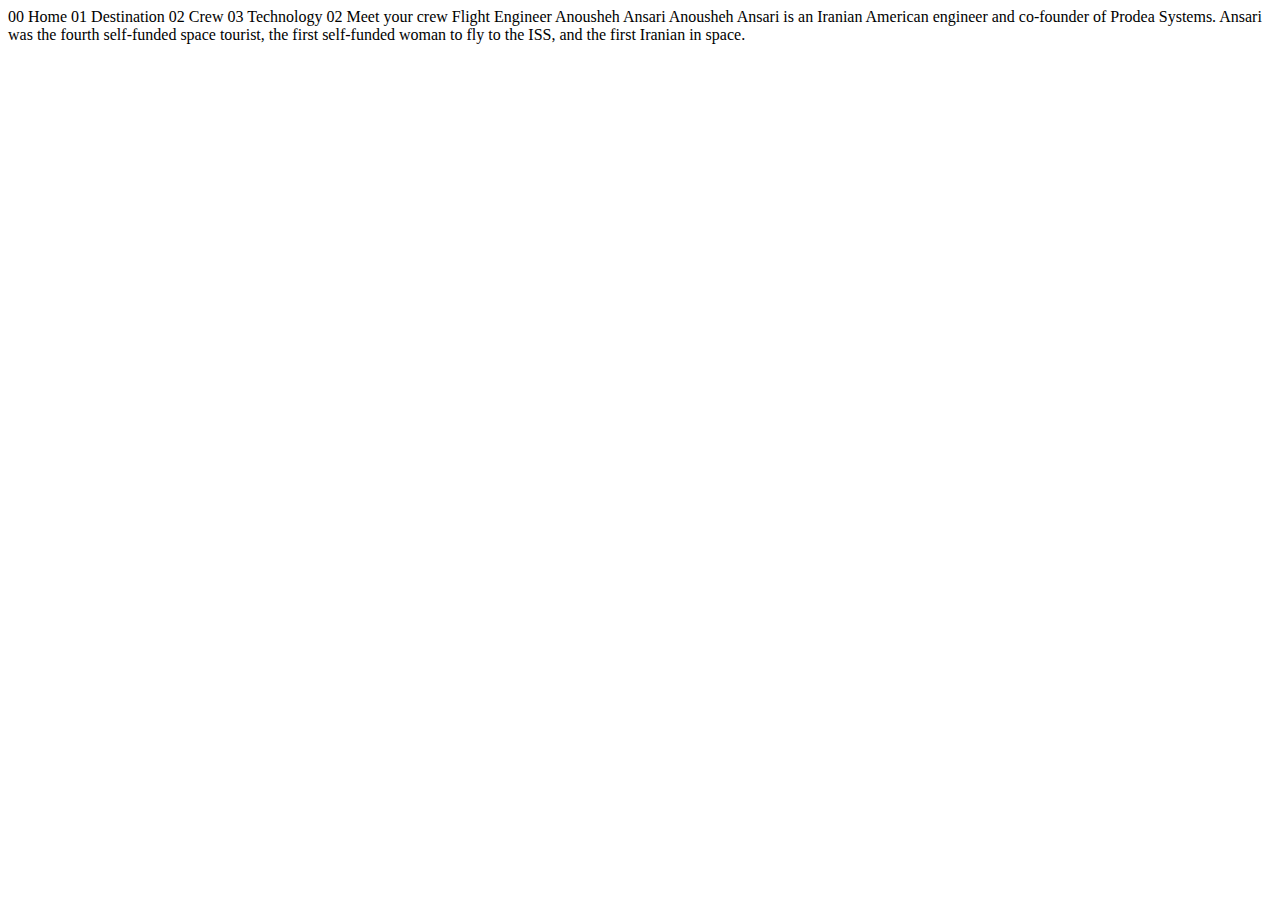
<file: SpaceTravelSite/space-tourism-website-main/starter-code/crew-engineer.html>
<!DOCTYPE html>
<html lang="en">
<head>
  <meta charset="UTF-8">
  <meta name="viewport" content="width=device-width, initial-scale=1.0">

  <link rel="icon" type="image/png" sizes="32x32" href="./assets/favicon-32x32.png">
  
  <title>Frontend Mentor | Space tourism website</title>
</head>
<body>

  00 Home
  01 Destination
  02 Crew
  03 Technology

  02 Meet your crew

  Flight Engineer
  Anousheh Ansari

  Anousheh Ansari is an Iranian American engineer and co-founder of Prodea Systems. 
  Ansari was the fourth self-funded space tourist, the first self-funded woman to 
  fly to the ISS, and the first Iranian in space. 
</body>
</html>
</file>
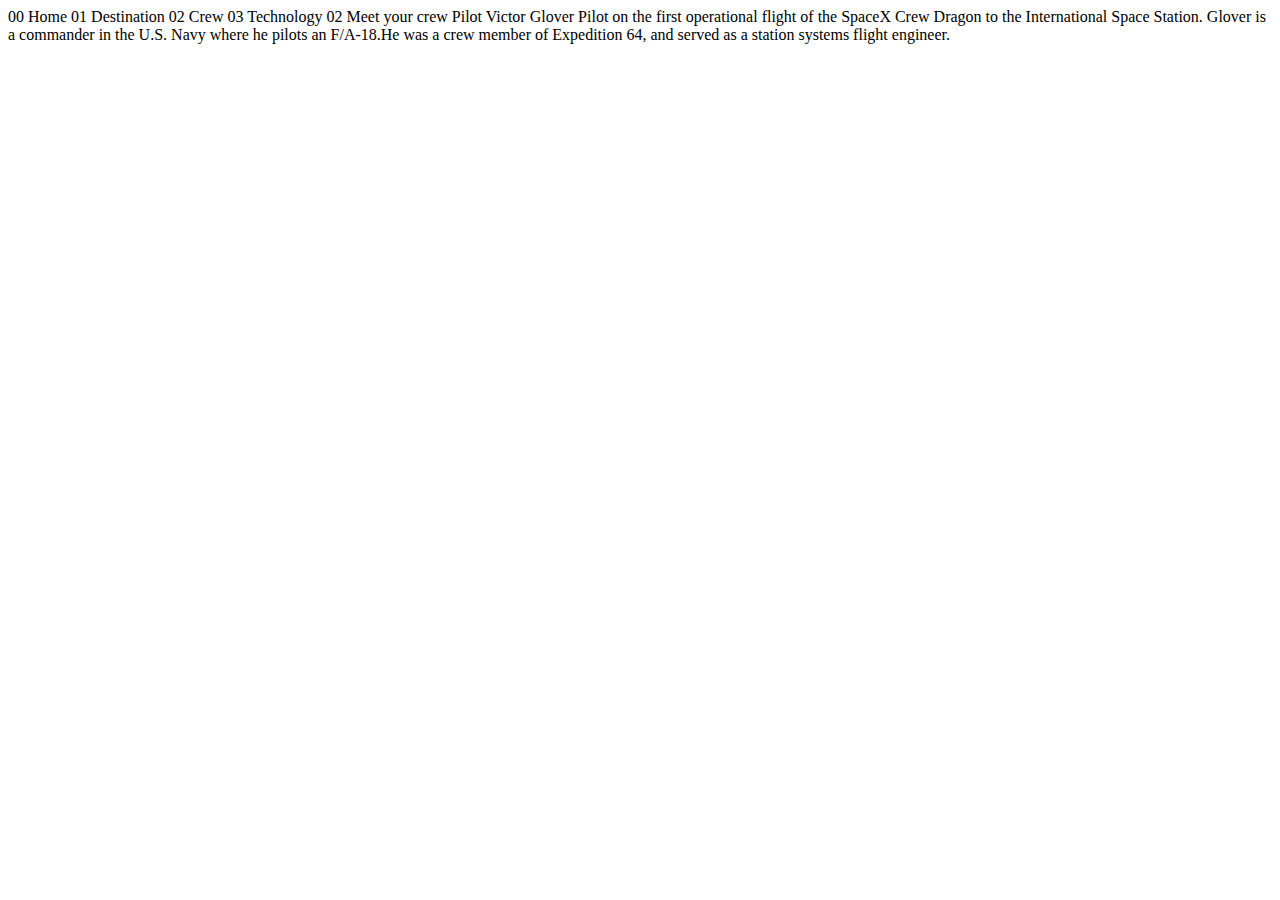
<file: SpaceTravelSite/space-tourism-website-main/starter-code/crew-pilot.html>
<!DOCTYPE html>
<html lang="en">
<head>
  <meta charset="UTF-8">
  <meta name="viewport" content="width=device-width, initial-scale=1.0">

  <link rel="icon" type="image/png" sizes="32x32" href="./assets/favicon-32x32.png">
  
  <title>Frontend Mentor | Space tourism website</title>
</head>
<body>

  00 Home
  01 Destination
  02 Crew
  03 Technology

  02 Meet your crew

  Pilot
  Victor Glover

  Pilot on the first operational flight of the SpaceX Crew Dragon to the 
  International Space Station. Glover is a commander in the U.S. Navy where 
  he pilots an F/A-18.He was a crew member of Expedition 64, and served as a 
  station systems flight engineer. 
</body>
</html>
</file>
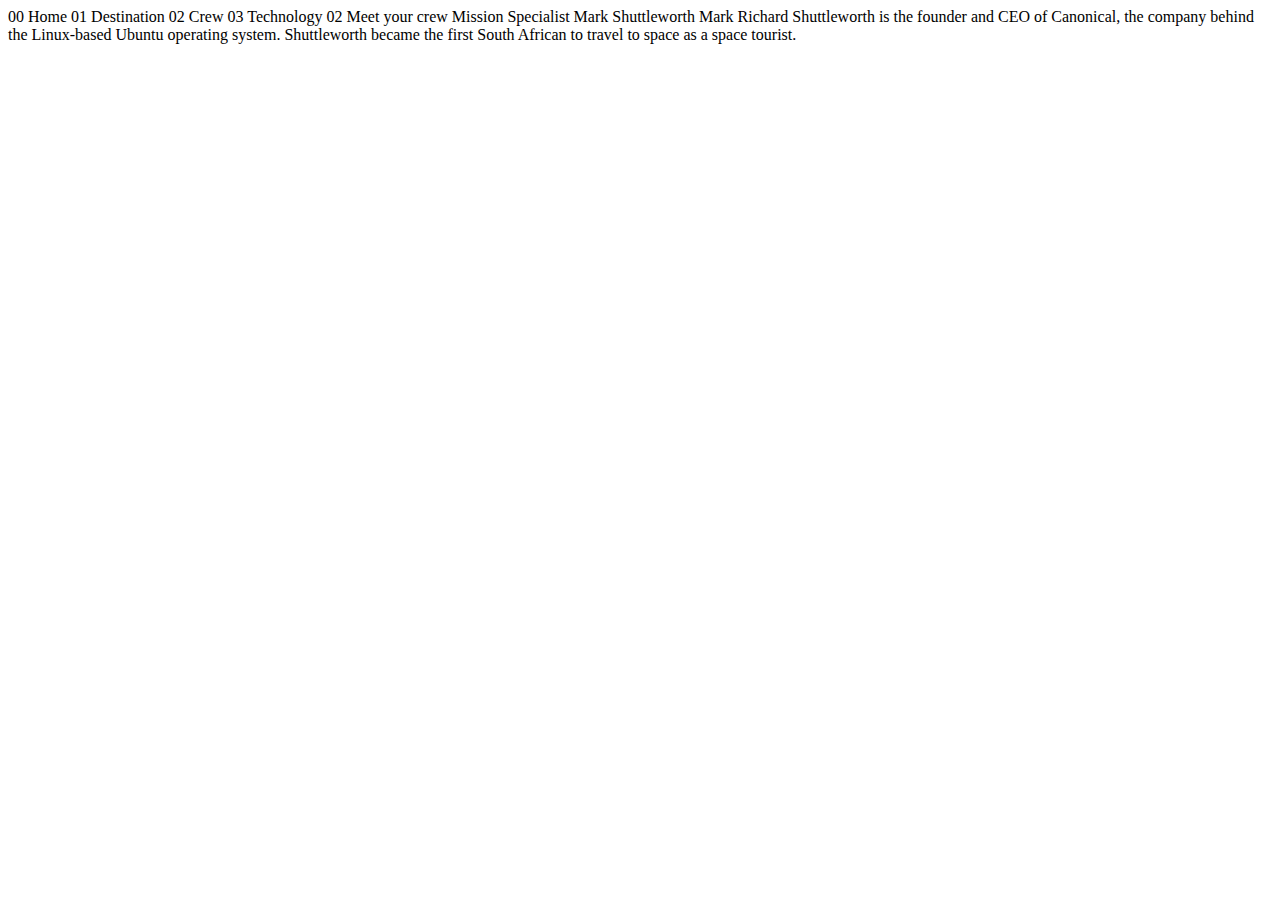
<file: SpaceTravelSite/space-tourism-website-main/starter-code/crew-specialist.html>
<!DOCTYPE html>
<html lang="en">
<head>
  <meta charset="UTF-8">
  <meta name="viewport" content="width=device-width, initial-scale=1.0">

  <link rel="icon" type="image/png" sizes="32x32" href="./assets/favicon-32x32.png">
  
  <title>Frontend Mentor | Space tourism website</title>
</head>
<body>

  00 Home
  01 Destination
  02 Crew
  03 Technology

  02 Meet your crew

  Mission Specialist
  Mark Shuttleworth

  Mark Richard Shuttleworth is the founder and CEO of Canonical, the company behind 
  the Linux-based Ubuntu operating system. Shuttleworth became the first South 
  African to travel to space as a space tourist.
</body>
</html>
</file>
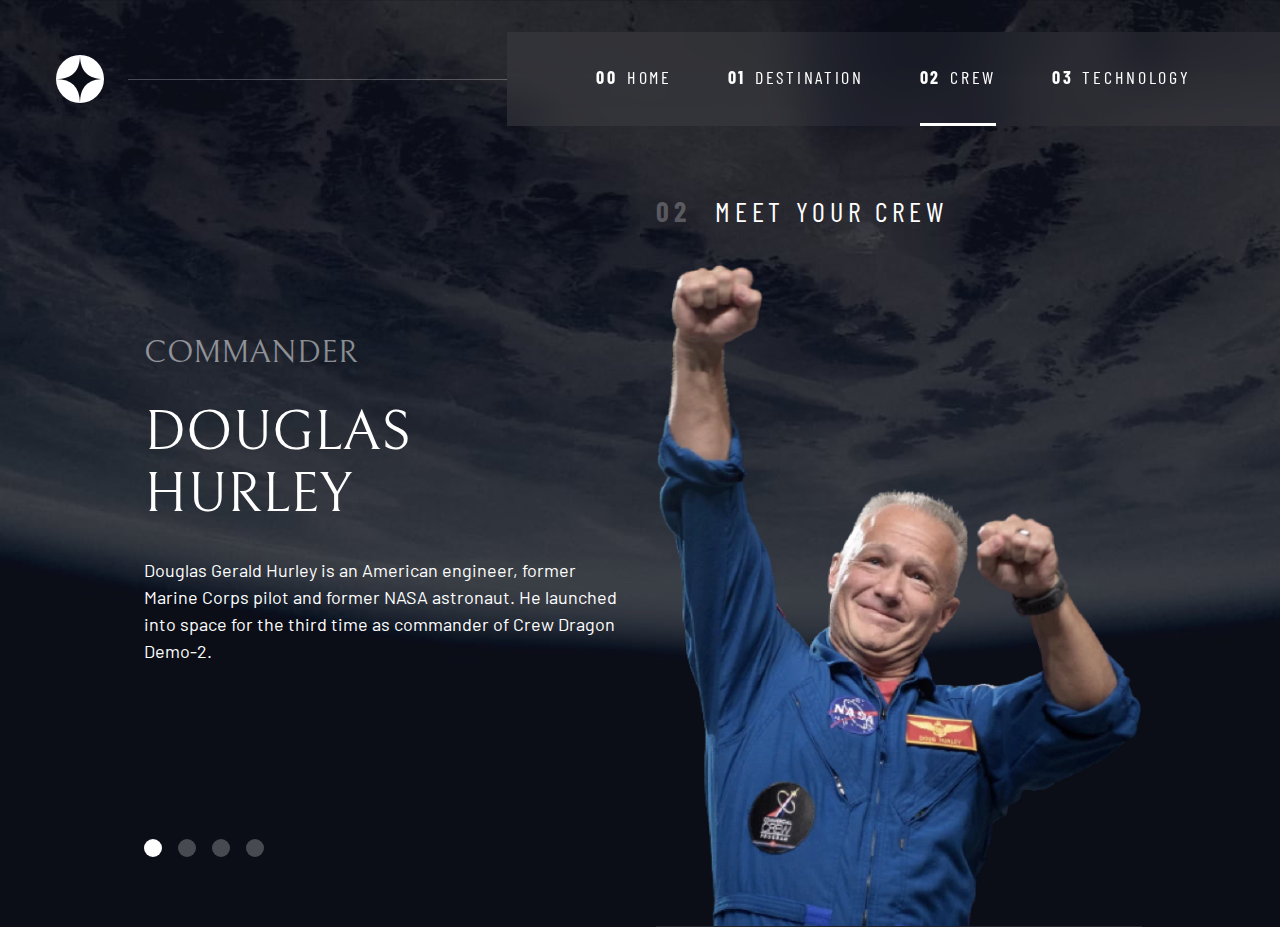
<file: SpaceTravelSite/space-tourism-website-main/starter-code/crew.html>
<!DOCTYPE html>
<html lang="en">
<head>
  <meta charset="UTF-8">
  <meta name="viewport" content="width=device-width, initial-scale=1.0">

  <link rel="icon" type="image/png" sizes="32x32" href="./assets/favicon-32x32.png">
  <!-- Google fonts -->
  <link rel="preconnect" href="https://fonts.googleapis.com">
  <link rel="preconnect" href="https://fonts.gstatic.com" crossorigin>
  <link href="https://fonts.googleapis.com/css2?family=Barlow+Condensed:wght@400;700&family=Bellefair&family=Barlow:wght@400;700&display=swap"
      rel="stylesheet">
      
  <!-- My custom CSS -->
  <link rel="stylesheet" href="index.css">
  <title>Space tourism website</title>
  <script src="navigation.js" defer></script>
  <script src="tabs.js" defer></script>

</head>

<body class="crew">
  <a class="skip-to-content" href="#main">Skip to content</a>
  <header class="primary-header flex">
    <div>
      <img src="./assets/shared/logo.svg" alt="space tourism logo" class="logo">
    </div>
    <button class="mobile-nav-toggle" aria-controls="primary-navigation"><span class="sr-only" aria-expanded="false">Menu</span></button>
    <nav> 
        <ul id="primary-navigation" data-visible="false" class="primary-navigation underline-indicators flex">
            <li ><a class="ff-sans-cond uppercase text-white letter-spacing-2" href="index.html"><span aria-hidden="true">00</span>Home</a>
            <li><a class="ff-sans-cond uppercase text-white letter-spacing-2" href="destination.html"><span aria-hidden="true">01</span>Destination</a>
            <li class="active"><a class="ff-sans-cond uppercase text-white letter-spacing-2" href="crew.html"><span aria-hidden="true">02</span>Crew</a>
            <li><a class="ff-sans-cond uppercase text-white letter-spacing-2" href="technology.html"><span aria-hidden="true">03</span>Technology</a>
        </ul>
    </nav>
  </header>
  
  <main id="main" class="grid-container grid-container--crew flow">
    <h1 class="numbered-title"><span aria-hidden="true">02</span> Meet your crew</h1>
    
    <div class="dot-indicators flex" role="tablist" aria-label="crew member list">
      <button aria-selected="true" aria-controls="commander-tab" role="tab" data-image="commander-image" tabindex="0"><span class="sr-only">The commander</span></button>
      <button aria-selected="false" aria-controls="mission-tab" role="tab" data-image="mission-image" tabindex="-1"><span class="sr-only">The mission specialist</span></button>
      <button aria-selected="false" aria-controls="pilot-tab" role="tab" data-image="pilot-image" tabindex="-1"><span class="sr-only">The pilot</span></button>
      <button aria-selected="false" aria-controls="crew-tab" role="tab" data-image="crew-image" tabindex="-1"><span class="sr-only">The crew engineer</span></button>
    </div>
    
    <!-- commander -->
    <article class="crew-details flow" id="commander-tab" role="tabpanel" tabindex="0">
      <header class="flow flow--space-small">
        <h2 class="fs-600 ff-serif uppercase">Commander</h2>
        <p class="fs-700 uppercase ff-serif">Douglas Hurley</p>
      </header>
      <p>Douglas Gerald Hurley is an American engineer, former Marine Corps pilot 
      and former NASA astronaut. He launched into space for the third time as 
      commander of Crew Dragon Demo-2.</p>
    </article> 
    
    <!-- mission specialist -->
    <article hidden class="crew-details flow" id="mission-tab" role="tabpanel" tabindex="0">
      <header class="flow flow--space-small">
        <h2 class="fs-600 ff-serif uppercase">Mission Specialist</h2>
        <p class="fs-700 uppercase ff-serif">Mark SHuttleworth</p>
      </header>
      <p>Mark Richard Shuttleworth is the founder and CEO of Canonical, the company behind
        the Linux-based Ubuntu operating system. Shuttleworth became the first South
        African to travel to space as a space tourist.</p>
    </article> 
    
    <!-- pilot -->
    <article hidden class="crew-details flow" id="pilot-tab" role="tabpanel" tabindex="0">
      <header class="flow flow--space-small">
        <h2 class="fs-600 ff-serif uppercase">Pilot</h2>
        <p class="fs-700 uppercase ff-serif">Victor Glover</p>
      </header>
      <p>Pilot on the first operational flight of the SpaceX Crew Dragon to the
        International Space Station. Glover is a commander in the U.S. Navy where
        he pilots an F/A-18.He was a crew member of Expedition 64, and served as a
        station systems flight engineer.</p>
    </article> 
    
    <!-- engineer -->
    <article hidden class="crew-details flow" id="crew-tab" role="tabpanel" tabindex="0">
      <header class="flow flow--space-small">
        <h2 class="fs-600 ff-serif uppercase">Flight Engineer</h2>
        <p class="fs-700 uppercase ff-serif">Anousheh Ansari</p>
      </header>
      <p>Anousheh Ansari is an Iranian American engineer and co-founder of Prodea Systems.
        Ansari was the fourth self-funded space tourist, the first self-funded woman to
        fly to the ISS, and the first Iranian in space.</p>
    </article> 
    
    
    <picture id="commander-image">
      <source srcset="assets/crew/image-douglas-hurley.webp" type="image/webp">
      <img src="assets/crew/image-douglas-hurley.png" alt="Douglas Hurley">
    </picture>
    <picture hidden id="mission-image">
      <source srcset="assets/crew/image-mark-shuttleworth.webp" type="image/webp">
      <img src="assets/crew/image-mark-shuttleworth.png" alt="Douglas Hurley">
    </picture>
    <picture hidden id="pilot-image">
      <source srcset="assets/crew/image-victor-glover.webp" type="image/webp">
      <img src="assets/crew/image-victor-glover.png" alt="Douglas Hurley">
    </picture>
    <picture hidden id="crew-image">
      <source srcset="assets/crew/image-anousheh-ansari.webp" type="image/webp">
      <img src="assets/crew/image-anousheh-ansari.png" alt="Douglas Hurley">
    </picture>
  </main>
</body>
</html>
</file>
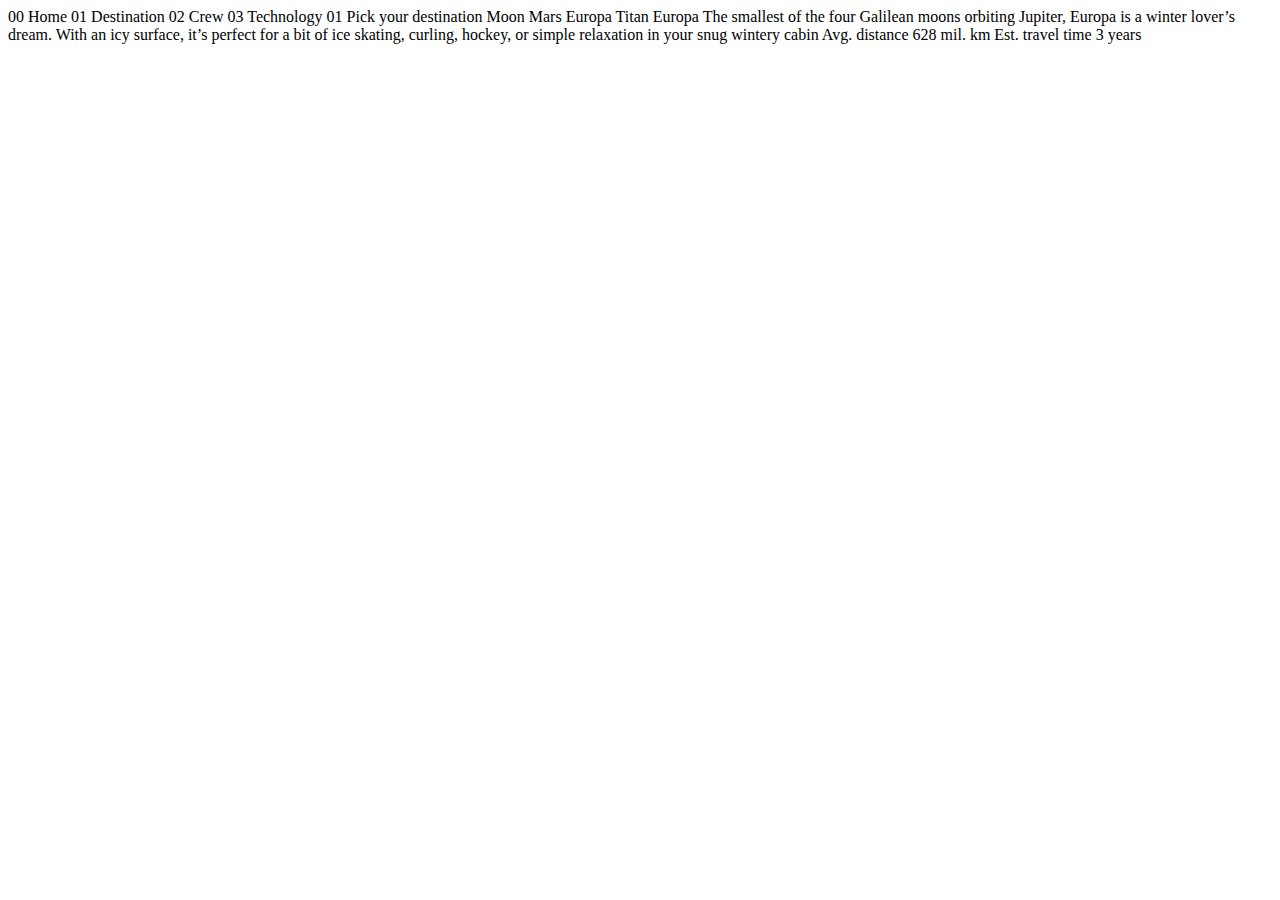
<file: SpaceTravelSite/space-tourism-website-main/starter-code/destination-europa.html>
<!DOCTYPE html>
<html lang="en">
<head>
  <meta charset="UTF-8">
  <meta name="viewport" content="width=device-width, initial-scale=1.0">

  <link rel="icon" type="image/png" sizes="32x32" href="./assets/favicon-32x32.png">
  
  <title>Frontend Mentor | Space tourism website</title>
</head>
<body>

  00 Home
  01 Destination
  02 Crew
  03 Technology

  01 Pick your destination

  Moon
  Mars
  Europa
  Titan

  Europa

  The smallest of the four Galilean moons orbiting Jupiter, Europa is a 
  winter lover’s dream. With an icy surface, it’s perfect for a bit of 
  ice skating, curling, hockey, or simple relaxation in your snug 
  wintery cabin

  Avg. distance
  628 mil. km

  Est. travel time
  3 years
</body>
</html>
</file>
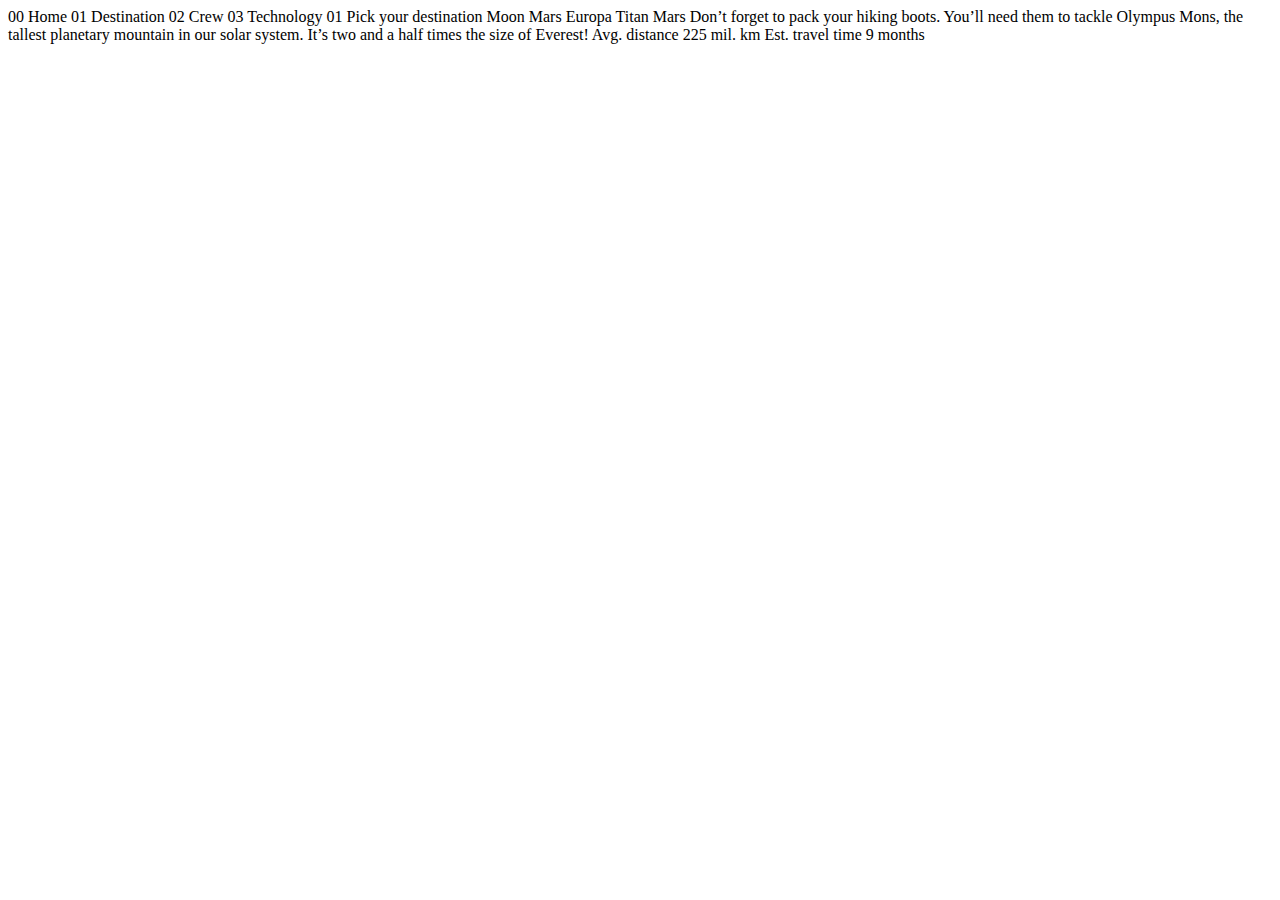
<file: SpaceTravelSite/space-tourism-website-main/starter-code/destination-mars.html>
<!DOCTYPE html>
<html lang="en">
<head>
  <meta charset="UTF-8">
  <meta name="viewport" content="width=device-width, initial-scale=1.0">

  <link rel="icon" type="image/png" sizes="32x32" href="./assets/favicon-32x32.png">
  
  <title>Frontend Mentor | Space tourism website</title>
</head>
<body>

  00 Home
  01 Destination
  02 Crew
  03 Technology

  01 Pick your destination

  Moon
  Mars
  Europa
  Titan

  Mars

  Don’t forget to pack your hiking boots. You’ll need them to tackle Olympus Mons, 
  the tallest planetary mountain in our solar system. It’s two and a half times 
  the size of Everest!

  Avg. distance
  225 mil. km

  Est. travel time
  9 months
</body>
</html>
</file>
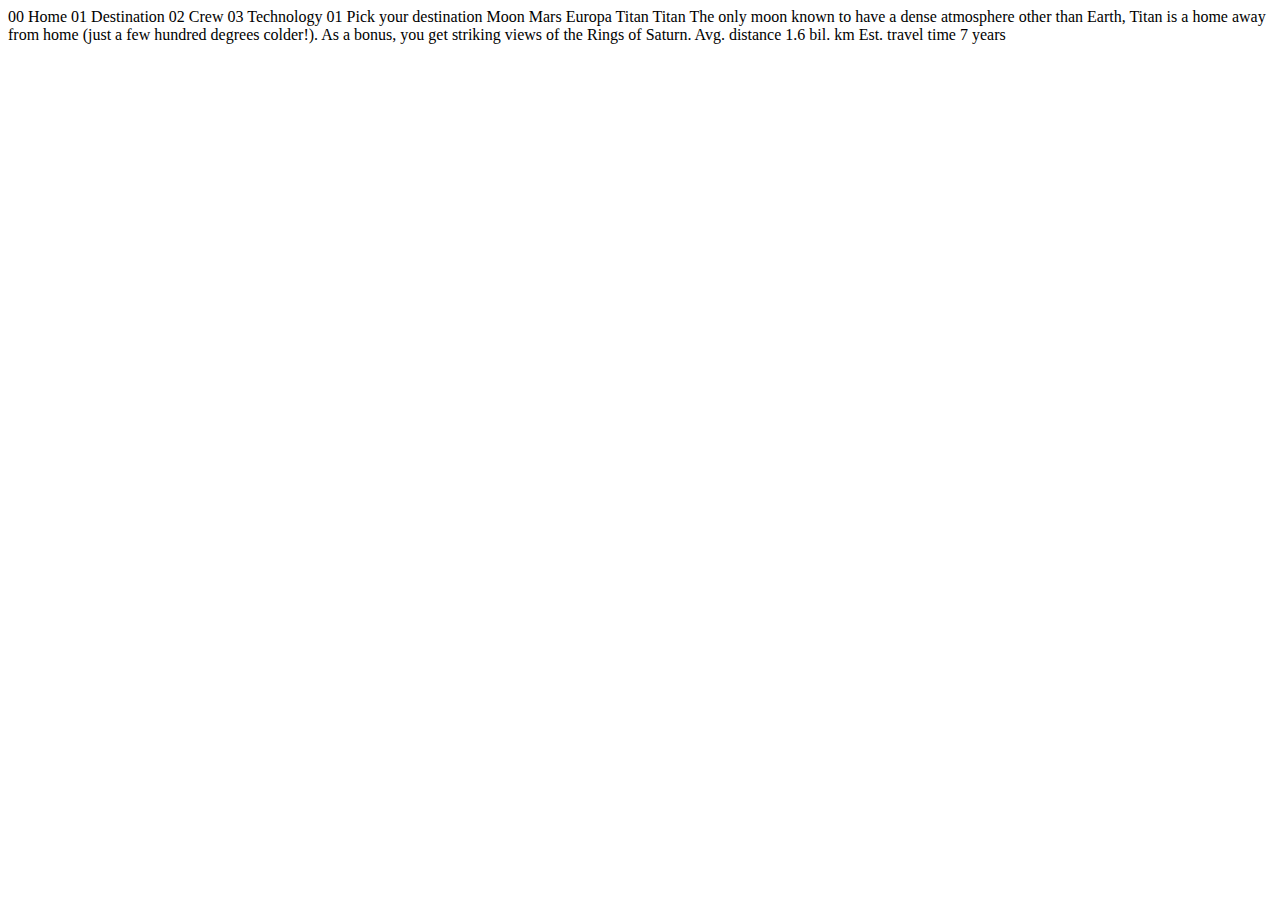
<file: SpaceTravelSite/space-tourism-website-main/starter-code/destination-titan.html>
<!DOCTYPE html>
<html lang="en">
<head>
  <meta charset="UTF-8">
  <meta name="viewport" content="width=device-width, initial-scale=1.0">

  <link rel="icon" type="image/png" sizes="32x32" href="./assets/favicon-32x32.png">
  
  <title>Frontend Mentor | Space tourism website</title>
</head>
<body>

  00 Home
  01 Destination
  02 Crew
  03 Technology

  01 Pick your destination

  Moon
  Mars
  Europa
  Titan

  Titan

  The only moon known to have a dense atmosphere other than Earth, Titan 
  is a home away from home (just a few hundred degrees colder!). As a 
  bonus, you get striking views of the Rings of Saturn.

  Avg. distance
  1.6 bil. km

  Est. travel time
  7 years
</body>
</html>
</file>
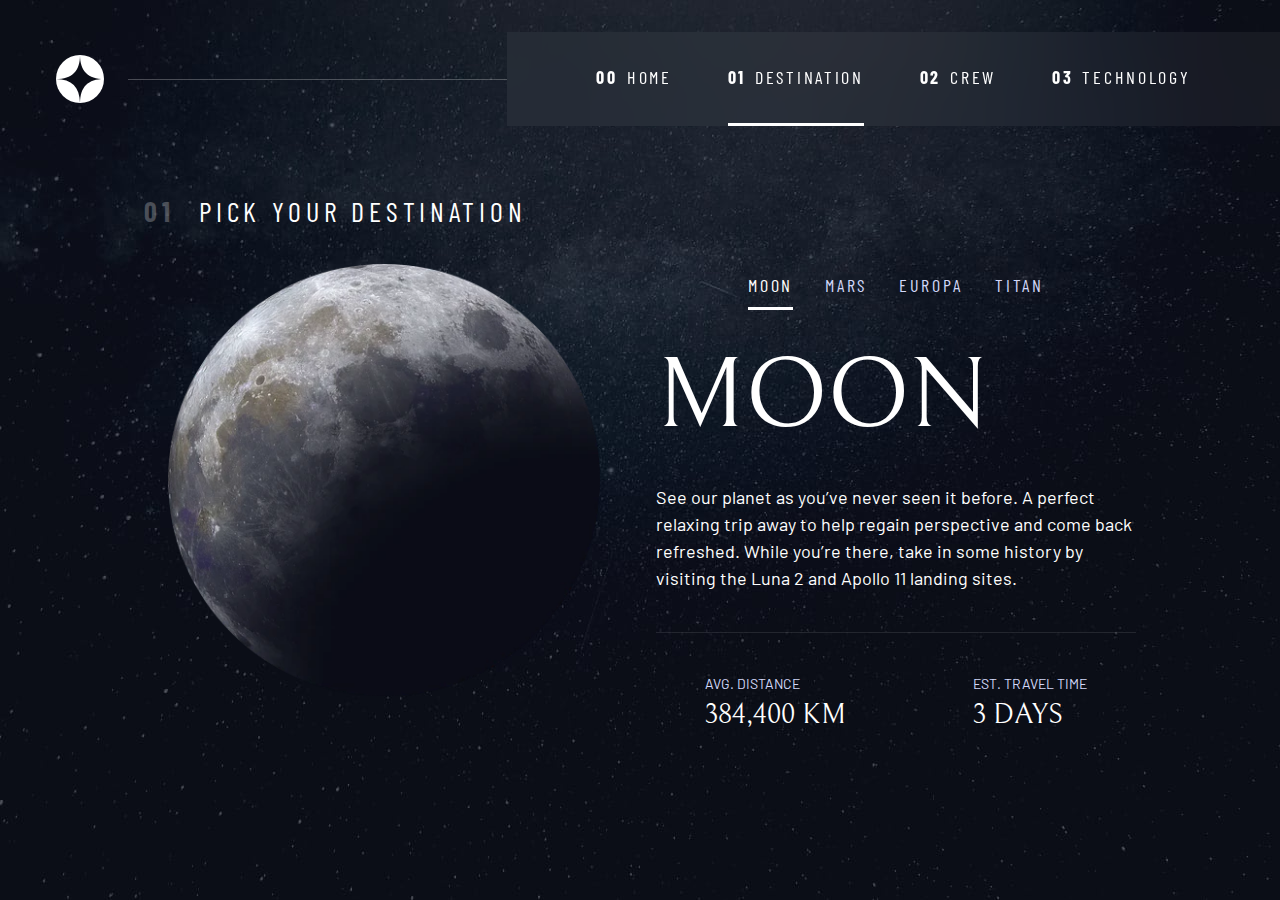
<file: SpaceTravelSite/space-tourism-website-main/starter-code/destination.html>
<!DOCTYPE html>
<html lang="en">
<head>
  <meta charset="UTF-8">
  <meta name="viewport" content="width=device-width, initial-scale=1.0">

  <link rel="icon" type="image/png" sizes="32x32" href="./assets/favicon-32x32.png">
  <!-- Google fonts -->
  <link rel="preconnect" href="https://fonts.googleapis.com">
  <link rel="preconnect" href="https://fonts.gstatic.com" crossorigin>
  <link href="https://fonts.googleapis.com/css2?family=Barlow+Condensed:wght@400;700&family=Bellefair&family=Barlow:wght@400;700&display=swap"
      rel="stylesheet">
      
  <!-- My custom CSS -->
  <link rel="stylesheet" href="index.css">
  <title>Space tourism website</title>
  <script src="navigation.js" defer></script>
  <script src="tabs.js" defer></script>
</head>

<body class="destination">
  <a class="skip-to-content" href="#main">Skip to content</a>
  <header class="primary-header flex">
    <div>
      <img src="./assets/shared/logo.svg" alt="space tourism logo" class="logo">
    </div>
    <button class="mobile-nav-toggle" aria-controls="primary-navigation"><span class="sr-only" aria-expanded="false">Menu</span></button>
    <nav>
        <ul id="primary-navigation" data-visible="false" class="primary-navigation underline-indicators flex">
            <li><a class="ff-sans-cond uppercase text-white letter-spacing-2" href="index.html"><span aria-hidden="true">00</span>Home</a>
            <li class="active"><a class="ff-sans-cond uppercase text-white letter-spacing-2" href="destination.html"><span aria-hidden="true">01</span>Destination</a>
            <li><a class="ff-sans-cond uppercase text-white letter-spacing-2" href="crew.html"><span aria-hidden="true">02</span>Crew</a>
            <li><a class="ff-sans-cond uppercase text-white letter-spacing-2" href="technology.html"><span aria-hidden="true">03</span>Technology</a>
        </ul>
    </nav>
  </header>
  
  <main id="main" class="grid-container grid-container--destination flow">
    <h1 class="numbered-title"><span aria-hidden="true">01</span> Pick your destination</h1>
    
    <picture id="moon-image">
      <source srcset="assets/destination/image-moon.webp" type="image/webp">
      <img src="assets/destination/image-moon.png" alt="the moon">
    </picture>
    <picture hidden id="mars-image">
      <source srcset="assets/destination/image-mars.webp" type="image/webp">
      <img src="assets/destination/image-mars.png" alt="the planet mars">
    </picture>
    <picture hidden id="europa-image">
      <source srcset="assets/destination/image-europa.webp" type="image/webp">
      <img src="assets/destination/image-europa.png" alt="the planet europa">
    </picture>
    <picture hidden id="titan-image">
      <source srcset="assets/destination/image-titan.webp" type="image/webp">
      <img src="assets/destination/image-titan.png" alt="the moon titan">
    </picture>
    
    
    <div class="tab-list underline-indicators flex" role="tablist" aria-label="destination list">
        <button aria-selected="true" role="tab" aria-controls="moon-tab" class="uppercase ff-sans-cond text-accent letter-spacing-2" tabindex="0" data-image="moon-image">Moon</button>
        <button aria-selected="false" role="tab" aria-controls="mars-tab" class="uppercase ff-sans-cond text-accent letter-spacing-2" tabindex="-1" data-image="mars-image">Mars</button>
        <button aria-selected="false" role="tab" aria-controls="europa-tab" class="uppercase ff-sans-cond text-accent letter-spacing-2" tabindex="-1" data-image="europa-image">Europa</button>
        <button aria-selected="false" role="tab" aria-controls="titan-tab" class="uppercase ff-sans-cond text-accent letter-spacing-2" tabindex="-1" data-image="titan-image">Titan</button>
    </div>

    <!-- The moon -->
    <article class="destination-info flow" id="moon-tab" tabindex="0" role="tabpanel">
      <h2 class="fs-800 uppercase ff-serif">Moon</h2>

      <p>See our planet as you’ve never seen it before. A perfect relaxing trip away to help 
      regain perspective and come back refreshed. While you’re there, take in some history 
      by visiting the Luna 2 and Apollo 11 landing sites.</p>
      
      <div class="destination-meta flex">
        <div>
          <h3 class="text-accent fs-200 uppercase">Avg. distance</h3>
          <p class="ff-serif uppercase">384,400 km</p>
        </div>
        <div>
          <h3 class="text-accent fs-200 uppercase">Est. travel time</h3>
          <p class="ff-serif uppercase">3 days</p>
        </div>
      </div>
    </article>
    
    <!-- Mars -->
    <article hidden class="destination-info flow" id="mars-tab" tabindex="0"  role="tabpanel">
      <h2 class="fs-800 uppercase ff-serif">Mars</h2>

      <p>Don’t forget to pack your hiking boots. You’ll need them to tackle Olympus Mons, 
  the tallest planetary mountain in our solar system. It’s two and a half times 
  the size of Everest!</p>
      
      <div class="destination-meta flex">
        <div>
          <h3 class="text-accent fs-200 uppercase">Avg. distance</h3>
          <p class="ff-serif uppercase">225 mil. km</p>
        </div>
        <div>
          <h3 class="text-accent fs-200 uppercase">Est. travel time</h3>
          <p class="ff-serif uppercase">9 months</p>
        </div>
      </div>
    </article>
    
    <!-- Europa -->
    <article hidden class="destination-info flow" id="europa-tab" tabindex="0"  role="tabpanel">
      <h2 class="fs-800 uppercase ff-serif">Europa</h2>

      <p>The smallest of the four Galilean moons orbiting Jupiter, Europa is a 
  winter lover’s dream. With an icy surface, it’s perfect for a bit of 
  ice skating, curling, hockey, or simple relaxation in your snug 
  wintery cabin.</p>
      <div class="destination-meta flex">
        <div>
          <h3 class="text-accent fs-200 uppercase">Avg. distance</h3>
          <p class="ff-serif uppercase">628 mil. km</p>
        </div>
        <div>
          <h3 class="text-accent fs-200 uppercase">Est. travel time</h3>
          <p class="ff-serif uppercase">3 years</p>
        </div>
      </div>
    </article>
    
    <!-- Titan -->
    <article hidden class="destination-info flow" id="titan-tab" tabindex="0"  role="tabpanel">
      <h2 class="fs-800 uppercase ff-serif">Titan</h2>

      <p>The only moon known to have a dense atmosphere other than Earth, Titan 
  is a home away from home (just a few hundred degrees colder!). As a 
  bonus, you get striking views of the Rings of Saturn.</p>
      
      <div class="destination-meta flex">
        <div>
          <h3 class="text-accent fs-200 uppercase">Avg. distance</h3>
          <p class="ff-serif uppercase">1.6 bil. km</p>
        </div>
        <div>
          <h3 class="text-accent fs-200 uppercase">Est. travel time</h3>
          <p class="ff-serif uppercase">7 years</p>
        </div>
      </div>
    </article>
  </main>
  
<body>


  
</body>
</html>
</file>
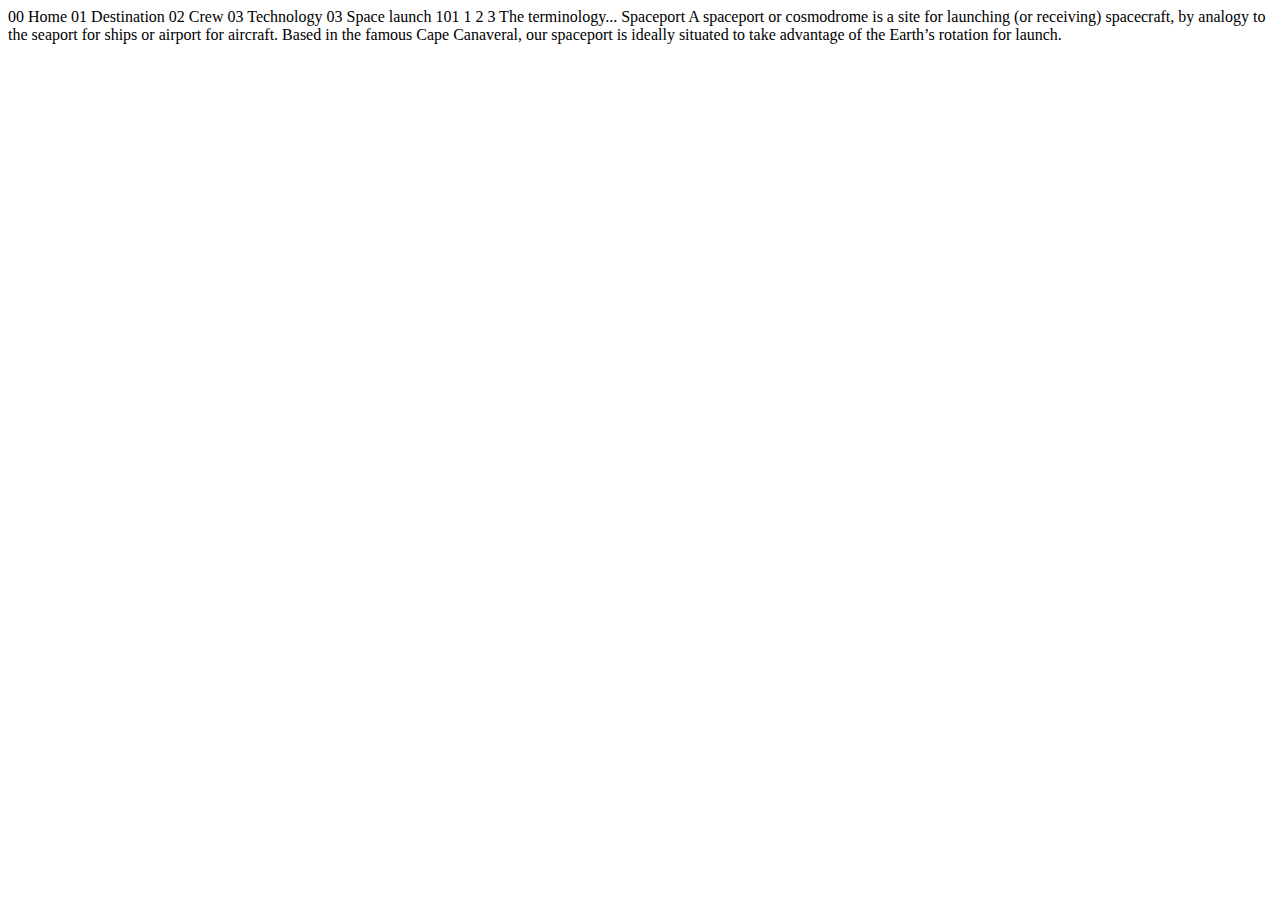
<file: SpaceTravelSite/space-tourism-website-main/starter-code/technology-spaceport.html>
<!DOCTYPE html>
<html lang="en">
<head>
  <meta charset="UTF-8">
  <meta name="viewport" content="width=device-width, initial-scale=1.0">

  <link rel="icon" type="image/png" sizes="32x32" href="./assets/favicon-32x32.png">
  
  <title>Frontend Mentor | Space tourism website</title>
</head>
<body>

  00 Home
  01 Destination
  02 Crew
  03 Technology

  03 Space launch 101

  1
  2
  3

  The terminology...
  Spaceport

  A spaceport or cosmodrome is a site for launching (or receiving) spacecraft, 
  by analogy to the seaport for ships or airport for aircraft. Based in the 
  famous Cape Canaveral, our spaceport is ideally situated to take advantage 
  of the Earth’s rotation for launch.
</body>
</html>
</file>
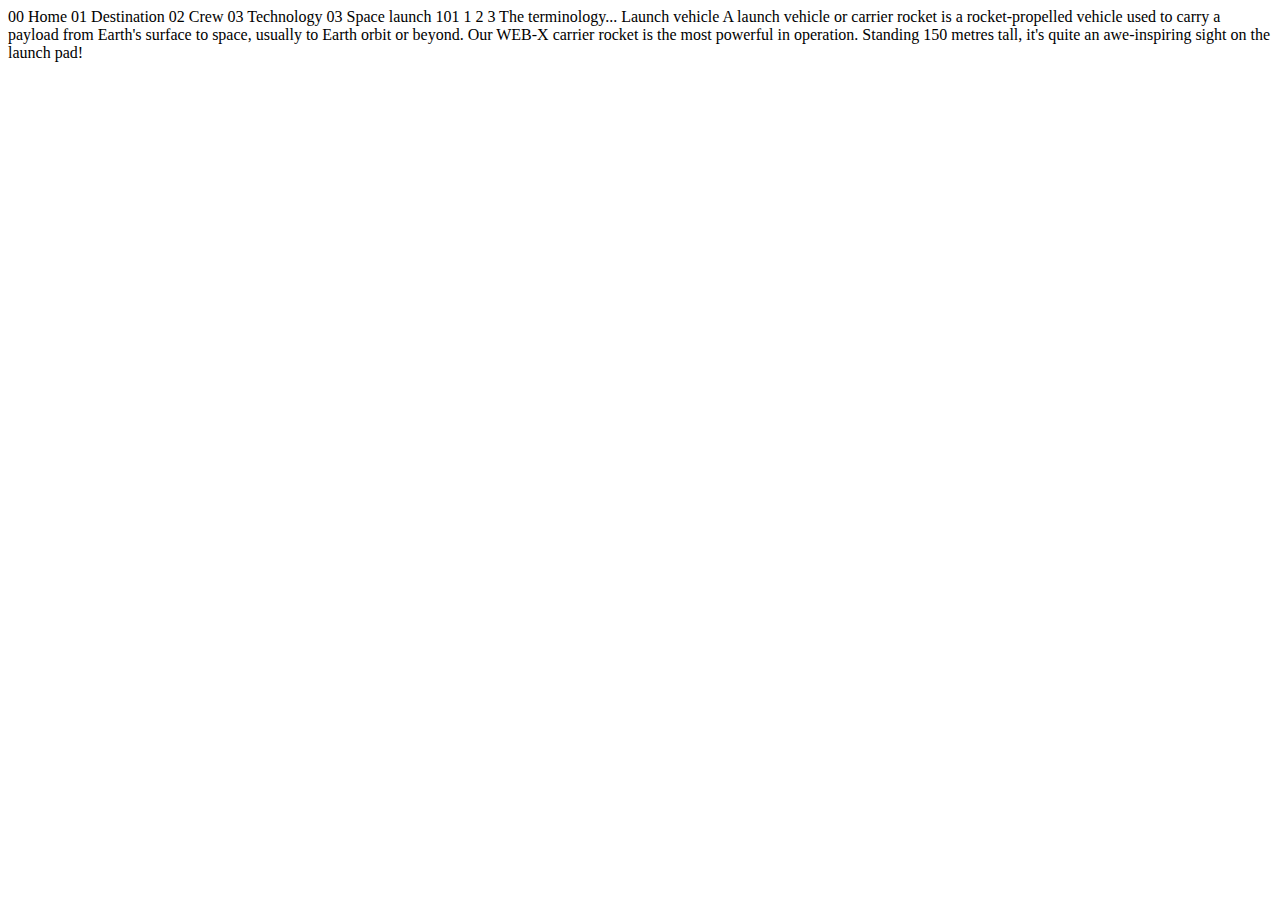
<file: SpaceTravelSite/space-tourism-website-main/starter-code/technology-vehicle.html>
<!DOCTYPE html>
<html lang="en">
<head>
  <meta charset="UTF-8">
  <meta name="viewport" content="width=device-width, initial-scale=1.0">

  <link rel="icon" type="image/png" sizes="32x32" href="./assets/favicon-32x32.png">
  
  <title>Frontend Mentor | Space tourism website</title>
</head>
<body>

  00 Home
  01 Destination
  02 Crew
  03 Technology

  03 Space launch 101

  1
  2
  3

  The terminology...
  Launch vehicle

  A launch vehicle or carrier rocket is a rocket-propelled vehicle used to carry a 
  payload from Earth's surface to space, usually to Earth orbit or beyond. Our 
  WEB-X carrier rocket is the most powerful in operation. Standing 150 metres tall, 
  it's quite an awe-inspiring sight on the launch pad!
</body>
</html>
</file>
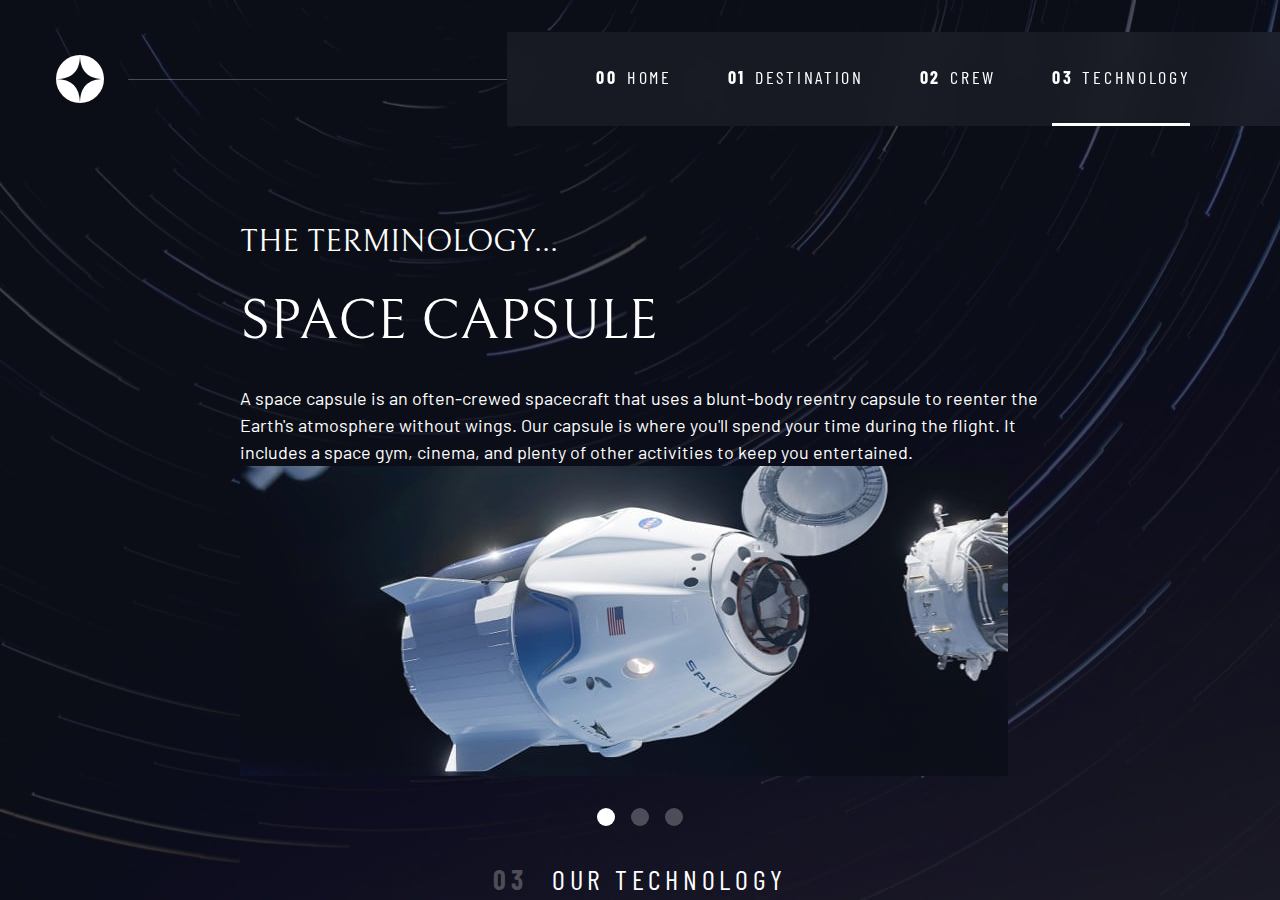
<file: SpaceTravelSite/space-tourism-website-main/starter-code/technology.html>
<!-- technology.html -->
<!DOCTYPE html>
<html lang="en">
  <head>
    <meta charset="UTF-8">
    <meta name="viewport" content="width=device-width, initial-scale=1.0">
  
    <link rel="icon" type="image/png" sizes="32x32" href="./assets/favicon-32x32.png">
    <!-- Google fonts -->
    <link rel="preconnect" href="https://fonts.googleapis.com">
    <link rel="preconnect" href="https://fonts.gstatic.com" crossorigin>
    <link href="https://fonts.googleapis.com/css2?family=Barlow+Condensed:wght@400;700&family=Bellefair&family=Barlow:wght@400;700&display=swap"
        rel="stylesheet">
        
    <!-- My custom CSS -->
    <link rel="stylesheet" href="index.css">
    <title>Space tourism website</title>
    <script src="navigation.js" defer></script>
    <script src="tabs.js" defer></script>
  
  </head>
<body class="technology">
  <a class="skip-to-content" href="#main">Skip to content</a>
  <header class="primary-header flex">
    <div>
      <img src="./assets/shared/logo.svg" alt="space tourism logo" class="logo">
    </div>
    <button class="mobile-nav-toggle" aria-controls="primary-navigation"><span class="sr-only" aria-expanded="false">Menu</span></button>
    <nav> 
        <ul id="primary-navigation" data-visible="false" class="primary-navigation underline-indicators flex">
            <li><a class="ff-sans-cond uppercase text-white letter-spacing-2" href="index.html"><span aria-hidden="true">00</span>Home</a>
            <li><a class="ff-sans-cond uppercase text-white letter-spacing-2" href="destination.html"><span aria-hidden="true">01</span>Destination</a>
            <li><a class="ff-sans-cond uppercase text-white letter-spacing-2" href="crew.html"><span aria-hidden="true">02</span>Crew</a>
            <li class="active"><a class="ff-sans-cond uppercase text-white letter-spacing-2" href="technology.html"><span aria-hidden="true">03</span>Technology</a>
        </ul>
    </nav>
  </header>
  
  <main id="main" class="grid-container--technology flow">
    <h1 class="numbered-title"><span aria-hidden="true">03</span> Our Technology</h1>
    
    <div class="dot-indicators flex" role="tablist" aria-label="technology list">
      <button aria-selected="true" aria-controls="capsule-tab" role="tab" data-image="capsule-image" tabindex="0"><span class="sr-only">The space capsule</span></button>
      <button aria-selected="false" aria-controls="spaceport-tab" role="tab" data-image="spaceport-image" tabindex="-1"><span class="sr-only">The spaceport</span></button>
      <button aria-selected="false" aria-controls="launch-tab" role="tab" data-image="launch-image" tabindex="-1"><span class="sr-only">The launch vehicle</span></button>
    </div>

    <!-- space capsule -->
    <article class="flow flow--space-smallvvvv" id="capsule-tab" role="tabpanel" tabindex="0">
      <header class="flow flow--space-small">
        <h2 class="fs-600 ff-serif uppercase">The terminology...</h2>
        <p class="fs-700 uppercase ff-serif">Space Capsule</p>

      <p>A space capsule is an often-crewed spacecraft that uses a blunt-body reentry 
        capsule to reenter the Earth's atmosphere without wings. Our capsule is where 
        you'll spend your time during the flight. It includes a space gym, cinema, 
        and plenty of other activities to keep you entertained.</p>
      <!-- portrait image -->
      <picture hidden id="spaceport-image">
        <img src="./assets/technology/image-space-capsule-portrait.jpg" alt="Space Capsule">
      </picture>
      <!-- landscape image -->
      <picture>
        <img src="./assets/technology/image-space-capsule-landscape.jpg" alt="Space Capsule">
      </picture>
    </article> 
    
    <!-- spaceport -->
    <article hidden class="flow flow--space-small" id="spaceport-tab" role="tabpanel" tabindex="0">
      <header class="flow flow--space-small">
        <h2 class="fs-600 ff-serif uppercase">The terminology...</h2>
        <p class="fs-700 uppercase ff-serif">Spaceport</p>
      </header>
      <p>A spaceport or cosmodrome is a site for launching (or receiving) spacecraft, 
        by analogy to the seaport for ships or airport for aircraft. Based in the 
        famous Cape Canaveral, our spaceport is ideally situated to take advantage 
        of the Earth’s rotation for launch.</p>
      <!-- portrait image -->
      <picture id="spaceport-image">
      <img src="./assets/technology/image-spaceport-portrait.jpg" alt="spaceport">
      </picture>
      <!-- landscape image -->
      <picture id="spaceport-image">
      <img src="./assets/technology/image-spaceport-landscape.jpg" alt="spaceport">
      </picture>
    </article> 
    
    <!-- launch vehicle -->
    <article hidden class="flow flow--space-small" id="launch-vehicle-tab" role="tabpanel" tabindex="0">
      <header class="flow flow--space-small">
        <h2 class="fs-600 ff-serif uppercase">The terminology...</h2>
        <p class="fs-700 uppercase ff-serif">Launch vehicle</p>
      </header>
      <p>A launch vehicle or carrier rocket is a rocket-propelled vehicle used to carry a 
        payload from Earth's surface to space, usually to Earth orbit or beyond. Our 
        WEB-X carrier rocket is the most powerful in operation. Standing 150 metres tall, 
        it's quite an awe-inspiring sight on the launch pad!</p>
      <!-- portrait image -->
      <picture id="launch-image">
      <img src="./assets/technology/image-launch-vehicle-portrait.jpg" alt="launch vehicle">
      </picture>
      <!-- landscape image -->
      <picture id="launch-image">
      <img src="./assets/technology/image-launch-vehicle-landscape.jpg" alt="launch vehicle">
      </picture>
    </article> 
  </main>

</body>
</html>
</file>
<file: SpaceTravelSite/space-tourism-website-main/starter-code/index.css>
/* ------------------- */
/* Custom properties   */
/* ------------------- */

:root {
    /* colors */
    --clr-dark: 230 35% 7%;
    --clr-light: 231 77% 90%;
    --clr-white: 0 0% 100%;
    
    /* font-sizes */
    --fs-900: clamp(5rem, 8vw + 1rem, 9.375rem);
    --fs-800: 3.5rem;
    --fs-700: 1.5rem;
    --fs-600: 1rem;
    --fs-500: 1rem;
    --fs-400: 0.9375rem;
    --fs-300: 1rem;
    --fs-200: 0.875rem;
    
    /* font-families */
    --ff-serif: "Bellefair", serif;
    --ff-sans-cond: "Barlow Condensed", sans-serif;
    --ff-sans-normal: "Barlow", sans-serif;
}

@media (min-width: 35em) {
    :root {
        --fs-800: 5rem;
        --fs-700: 2.5rem;
        --fs-600: 1.5rem;
        --fs-500: 1.25rem;
        --fs-400: 1rem;
    }
}

@media (min-width: 45em) {
    :root {
        /* font-sizes */
        --fs-800: 6.25rem;
        --fs-700: 3.5rem;
        --fs-600: 2rem;
        --fs-500: 1.75rem;
        --fs-400: 1.125rem;
    }
}


/* ------------------- */
/* Reset               */
/* ------------------- */

/* Box sizing */
*,
*::before,
*::after {
    box-sizing: border-box;
}

/* Reset margins */
body,
h1,
h2,
h3,
h4,
h5,
p,
figure,
picture {
    margin: 0; 
}

h1,
h2,
h3,
h4,
h5,
h6,
p {
    font-weight: 400;
}

/* set up the body */
body {
    font-family: var(--ff-sans-normal);
    font-size: var(--fs-400);
    color: hsl( var(--clr-white) );
    background-color: hsl( var(--clr-dark) );
    line-height: 1.5;
    min-height: 100vh;
    
    display: grid;
    grid-template-rows: min-content 1fr;
    
    overflow-x: hidden;
}

/* make images easier to work with */
img,
picutre {
    max-width: 100%;
    display: block;
}

/* make form elements easier to work with */
input,
button,
textarea,
select {
    font: inherit;
}

/* remove animations for people who've turned them off */
@media (prefers-reduced-motion: reduce) {  
  *,
  *::before,
  *::after {
    animation-duration: 0.01ms !important;
    animation-iteration-count: 1 !important;
    transition-duration: 0.01ms !important;
    scroll-behavior: auto !important;
  }
}


/* ------------------- */
/* Utility classes     */
/* ------------------- */

/* general */

.flex {
    display: flex;
    gap: var(--gap, 1rem);
}

.grid {
    display: grid;
    gap: var(--gap, 1rem);
}

.d-block {
    display: block;
}

.flow > *:where(:not(:first-child)) {
    margin-top: var(--flow-space, 1rem);
}

.flow-space-small {
    --flow-space: .75rem;
}

.container {
    padding-inline: 2em;
    margin-inline: auto;
    max-width: 80rem;
}

.sr-only {
  position: absolute; 
  width: 1px;
  height: 1px;
  padding: 0;
  margin: -1px; 
  overflow: hidden;
  clip: rect(0, 0, 0, 0);
  white-space: nowrap; /* added line */
  border: 0;
}

.skip-to-content {
    position: absolute;
    z-index: 9999;
    background: hsl( var(--clr-white) );
    color: hsl( var(--clr-dark) ); 
    padding: .5em 1em;
    margin-inline: auto;
    transform: translateY(-100%);
    transition: transform 250ms ease-in;
}

.skip-to-content:focus {
    transform: translateY(0);
}

/* colors */

.bg-dark { background-color: hsl( var(--clr-dark) );}
.bg-accent { background-color: hsl( var(--clr-light) );}
.bg-white { background-color: hsl( var(--clr-white) );}

.text-dark { color: hsl( var(--clr-dark) );}
.text-accent { color: hsl( var(--clr-light) );}
.text-white { color: hsl( var(--clr-white) );}

/* typography */

.ff-serif { font-family: var(--ff-serif); } 
.ff-sans-cond { font-family: var(--ff-sans-cond); } 
.ff-sans-normal { font-family: var(--ff-sans-normal); } 

.letter-spacing-1 { letter-spacing: 4.75px; } 
.letter-spacing-2 { letter-spacing: 2.7px; } 
.letter-spacing-3 { letter-spacing: 2.35px; } 

.uppercase { text-transform: uppercase; }

.fs-900 { font-size: var(--fs-900); }
.fs-800 { font-size: var(--fs-800); }
.fs-700 { font-size: var(--fs-700); }
.fs-600 { font-size: var(--fs-600); }
.fs-500 { font-size: var(--fs-500); }
.fs-400 { font-size: var(--fs-400); }
.fs-300 { font-size: var(--fs-300); }
.fs-200 { font-size: var(--fs-200); }

.fs-900,
.fs-800,
.fs-700,
.fs-600 {
    line-height: 1.1;
}

.numbered-title {
    font-family: var(--ff-sans-cond);
    font-size: var(--fs-500);
    text-transform: uppercase;
    letter-spacing: 4.72px; 
}

.numbered-title span {
    margin-right: .5em;
    font-weight: 700;
    color: hsl( var(--clr-white) / .25);
}


/* ------------------- */
/* Compontents         */
/* ------------------- */

.large-button {
    font-size: 2rem;
    position: relative;
    z-index: 1;
    display: inline-grid;
    place-items: center;
    padding: 0 2em;
    border-radius: 50%;
    aspect-ratio: 1;
    text-decoration: none;
}

.large-button::after {
    content: '';
    position: absolute;
    z-index: -1;
    width: 100%;
    height: 100%;
    background: hsl( var(--clr-white) / .1);
    border-radius: 50%;
    opacity: 0;
    transition: opacity 500ms linear, transform 750ms ease-in-out;
}
 
.large-button:hover::after,
.large-button:focus::after {
    opacity: 1;
    transform: scale(1.5);
}

/* primary-header */

.logo {
    margin: 1.5rem clamp(1.5rem, 5vw, 3.5rem);
}

.primary-header {
    justify-content: space-between;
    align-items: center;
    background-color: transparent;
}

.primary-navigation {
    --gap: clamp(1.5rem, 5vw, 3.5rem);
    --underline-gap: 2rem;
    list-style: none;
    padding: 0;
    margin: 0;
    background: hsl( var(--clr-white) / 0.05);
    backdrop-filter: blur(1.5rem);
}

.primary-navigation a {
    text-decoration: none;
}

.primary-navigation a > span {
    font-weight: 700;
    margin-right: .5em;
}

.mobile-nav-toggle {
    display: none;
}

@media (max-width: 35rem) {
    .primary-navigation {
        --underline-gap: .5rem;
        position: fixed;
        z-index: 1000;
        inset: 0 0 0 30%;
        list-style: none;
        padding: min(20rem, 15vh) 2rem;
        margin: 0;
        flex-direction: column;
        transform: translateX(100%);
        transition: transform 500ms ease-in-out;
    }
    
    .primary-navigation[data-visible="true"] {
        transform: translateX(0);
    }
    
    .primary-navigation.underline-indicators > .active {
       border: 0;
    }
    
    .mobile-nav-toggle {
        display: block;
        position: absolute;
        z-index: 2000;
        right: 1rem;
        top: 2rem;
        background: transparent;
        background-image: url(./assets/shared/icon-hamburger.svg);
        background-repeat: no-repeat;
        background-position: center;
        width: 1.5rem;
        aspect-ratio: 1;
        border: 0;
    }
    
    .mobile-nav-toggle[aria-expanded="true"] {
        background-image: url(./assets/shared/icon-close.svg);
    }
    
    .mobile-nav-toggle:focus-visible {
        outline: 5px solid white;
        outline-offset: 5px;
    }   
}

@media (min-width: 35em) {
    .primary-navigation {
        padding-inline: clamp(3rem, 7vw, 7rem);
    }
}

@media (min-width: 35em) and (max-width: 44.999em) {
    .primary-navigation a > span {
        display: none;
    }
}

@media (min-width: 45em) {
    
     .primary-header::after {
         content: '';
         display: block;
         position: relative;
         height: 1px;
         width: 100%;
         margin-right: -2.5rem;
         background: hsl( var(--clr-white) / .25);
         order: 1;
     }
     
    nav {
        order: 2;
    }
    
    .primary-navigation {
        margin-block: 2rem;
    }
}


.underline-indicators > * {
    cursor: pointer;
    padding: var(--underline-gap, .5rem) 0;
    border: 0;
    border-bottom: .2rem solid hsl( var(--clr-white) / 0 );
    background-color: transparent;
}

.underline-indicators > *:hover,
.underline-indicators > *:focus {
    border-color: hsl( var(--clr-white) / .5);
}

.underline-indicators > .active,
.underline-indicators > [aria-selected="true"] {
    color: hsl( var(--clr-white) / 1);
    border-color: hsl( var(--clr-white) / 1); 
}

.tab-list {
    --gap: 2rem;
}

.dot-indicators > * {
    cursor: pointer;
    border: 0;
    border-radius: 50%;
    padding: .5em;
    background-color: hsl( var(--clr-white) / .25);
}
 
.dot-indicators > *:hover,
.dot-indicators > *:focus { 
    background-color: hsl( var(--clr-white) / .5);
}

.dot-indicators > [aria-selected="true"] {
    background-color: hsl( var(--clr-white) / 1); 
}


/* ----------------------------- */
/* Page specific background      */
/* ----------------------------- */
body {
    background-size: cover;
    background-position: bottom center;
}
/* home */
.home {
    background-image: url(./assets/home/background-home-mobile.jpg);
}

@media (min-width: 35rem) {
    .home {
        background-position: center center;
        background-image: url(./assets/home/background-home-tablet.jpg);
    }
}

@media (min-width: 45rem) {
    .home {
        background-image: url(./assets/home/background-home-desktop.jpg);
    }
} 

/* destionation */
.destination {
    background-image: url(./assets/destination/background-destination-mobile.jpg);
}

@media (min-width: 35rem) {
    .destination {
        background-position: center center;
        background-image: url(./assets/destination/background-destination-tablet.jpg);
    }
}

@media (min-width: 45rem) {
    .destination {
        background-image: url(./assets/destination/background-destination-desktop.jpg);
    }
} 

/* crew */
.crew {
    background-image: url(./assets/crew/background-crew-mobile.jpg);
}

@media (min-width: 35rem) {
    .crew {
        background-position: center center;
        background-image: url(./assets/crew/background-crew-tablet.jpg);
    }
}

@media (min-width: 45rem) {
    .crew {
        background-image: url(./assets/crew/background-crew-desktop.jpg);
    }
} 
/* technology */
.technology {
    background-image: url(./assets/technology/background-technology-mobile.jpg);
}

@media (min-width: 35rem) {
    .technology {
        background-position: center center;
        background-image: url(./assets/technology/background-technology-tablet.jpg);
    }
}

@media (min-width: 45rem) {
    .technology {
        background-image: url(./assets/technology/background-technology-desktop.jpg);
    }
} 

/* ----------------------------- */
/* Layout                        */
/* ----------------------------- */


.grid-container {
    text-align: center;
    display: grid;
    place-items: center;
    padding-inline: 1rem;
    padding-bottom: 4rem;
}

.grid-container p:not([class]) {
    max-width: 50ch;
}

.numbered-title {
    grid-area: title;
}


/* destination layout */

.grid-container--destination {
    --flow-space: 2rem;
    grid-template-areas: 
        'title'
        'image'
        'tabs'
        'content';
}

.grid-container--destination > picture {
    grid-area: image;
    max-width: 60%;
    align-self: start;
}

.grid-container--destination > .tab-list {
    grid-area: tabs;
}

.grid-container--destination > .destination-info {
    grid-area: content;
}

.destination-meta {
    flex-direction: column;
    border-top: 1px solid hsl( var(--clr-white) / .1);
    padding-top: 2.5rem;
    margin-top: 2.5rem;
}

.destination-meta p {
    font-size: 1.75rem;
}


/* crew layout */

.grid-container--crew {
    --flow-space: 2rem;
    grid-template-areas: 
        'title'
        'image'
        'tabs'
        'content';
}

.grid-container--crew > picture {
    grid-area: image;
    max-width: 60%;
    border-bottom: 1px solid hsl( var(--clr-white) / .1);
}

.grid-container--crew > .dot-indicators {
    grid-area: tabs;
}

.grid-container--crew > .crew-details {
    grid-area: content;
}

.crew-details h2 {
    color: hsl( var(--clr-white) / .5);
}

@media (min-width: 35rem) {
    .numbered-title {
        justify-self: start;
        margin-top: 2rem;
    }

    .destination-meta {
        flex-direction: row;
        justify-content: space-evenly;
    }

    .grid-container--crew {
        padding-bottom: 0;
        grid-template-areas: 
            'title'
            'content'
            'tabs'
            'image';
    }
}


@media (min-width: 45em) {
    .grid-container {
        text-align: left;
        column-gap: var(--container-gap, 2rem);
        grid-template-columns: minmax(1rem, 1fr) repeat(2, minmax(0, 30rem)) minmax(1rem, 1fr);
    }
    
    .grid-container--home {
        padding-bottom: max(6rem, 20vh);
        align-items: end;
    }

    .grid-container--home > *:first-child {
        grid-column: 2;
    }

    .grid-container--home > *:last-child {
        grid-column: 3;
    }

    .grid-container--destination {
        justify-items: center;
        align-content: start;
        grid-template-areas: 
        '. title title'
        '. image tabs'
        '. image content';
    }

    .grid-container--destination > picture {
        max-width: 90%;
    }
    
    .destination-meta {
        --gap: min(6vw, 6rem);
        justify-content: start;
    }
    
    .grid-container--crew {
        grid-template-columns: minmax(1rem, 1fr) minmax(0, 37rem) minmax(0, 23rem) minmax(1rem, 1fr);
        justify-items: start;
        grid-template-areas: 
            '. titlt title'
            '. content image'
            '. tabs image';
    }

     .grid-container--crew > picture { 
            grid-column: span 2;
            --align-self: end;
            max-width: 80%;
    } 
}

/* technology layout */

.grid-container--technology {
    --flow-space: 2rem;
    display: flex;
    flex-direction: column;
    align-items: center;
}

.grid-container--technology > h1 {
    grid-area: title;
}

.grid-container--technology > .indicators {
    grid-area: indicators;
}

.grid-container--technology > picture {
    grid-area: image;
    max-width: 60%;
    border-bottom: 1px solid hsl( var(--clr-white) / .1);
}

.grid-container--technology > .tab-list {
    grid-area: tabs;
}

.grid-container--technology > .technology-info {
    grid-area: content;
}

.technology-meta p {
    font-size: 1.5rem;
}

@media (min-width: 35rem) {
    .numbered-title {
        justify-self: start;
        margin-top: 2rem;
    }

    .destination-meta {
        flex-direction: row;
        justify-content: space-evenly;
    }
}

@media (min-width: 45em) {
    .grid-container {
        text-align: left;
        column-gap: var(--container-gap, 2rem);
        grid-template-columns: minmax(1rem, 1fr) repeat(2, minmax(0, 30rem)) minmax(1rem, 1fr);
    }
    
    .grid-container--home {
        padding-bottom: max(6rem, 20vh);
        align-items: end;
    }

    .grid-container--home > *:first-child {
        grid-column: 2;
    }

    .grid-container--home > *:last-child {
        grid-column: 3;
    }

    .grid-container--technology {
        max-width: 800px;
        display: flex;
        flex-direction: row;
        align-items:center
    }
    
    .grid-container--technology > picture {
        max-width: 100%;
    }
    
    .technology-meta {
        flex-grow: 0 1 auto;
        border-top: 1px solid hsl( var(--clr-white) / .1);
        padding-top: 2.5rem;
        margin-top: 2.5rem;
    }

    .grid-container--technology {
        max-width: 800px;
        display: flex;
        flex-direction: row;
        align-items: center;
    }
        
    @media (min-width: 45em) {
        .grid-container--technology {
            max-width: 800px;
            margin: 0 auto;
            display: flex;
            flex-direction: row;
            align-items: center;
        }
        
        .grid-container--technology > picture,
        .grid-container--technology > .tab-list,
        .grid-container--technology > .technology-info{
            order: -1;
        }
        
         .grid-container--technology > picture{
            order: -2;
         }
         
         .grid-container--technology > h1,
         .grid-container--technology > .indicators{
             order: -3;
         }
         
         .grid-container--technology > h1{
             order: -4;
         }
         
         .grid-container--technology{
             flex-direction: column-reverse;
         }
         
         .grid-container--technology > picture,
         .grid-container--technology > h1,
         .grid-container--technology >.indicators,
         .grid-container--technology >.tab-list,
         .grid-container--technology>.technology-info{
             align-self: center;
         }
         
         .grid-container--technology>.tab-list,
         .grid-container--technology>.indicators{
             margin-top: var(--flow-space);
         }
         
         

     }

     .grid-container--technology{
          display: flex;
          flex-direction: column-reverse;
     }

     .grid-container--technology>.tab-list,
     .grid-container--technology>.indicators{
          margin-top: var(--flow-space);
     }

     .grid-container--technology>.tab-list,
     .grid-container--technology>.indicators,
     .grid-container--technology>.h1,
     .grid-container--technology>picture,
     .grid-container--technology>.content{
          align-self: center;
     }

}

.grid-container--technology{
      display: flex;
      flex-direction: column-reverse;
}

.grid-container--technology>.tab-list,
.grid-container--technology>.indicators{
      margin-top : var(--flow-space);
}

.grid-container--technology>.tab-list,
.grid-container--technology>.indicators,
.grid-container--technology>.h1,
.grid-container--technology>picture,
.grid-container--technology>.content{
      align-self: center;
}
</file>
